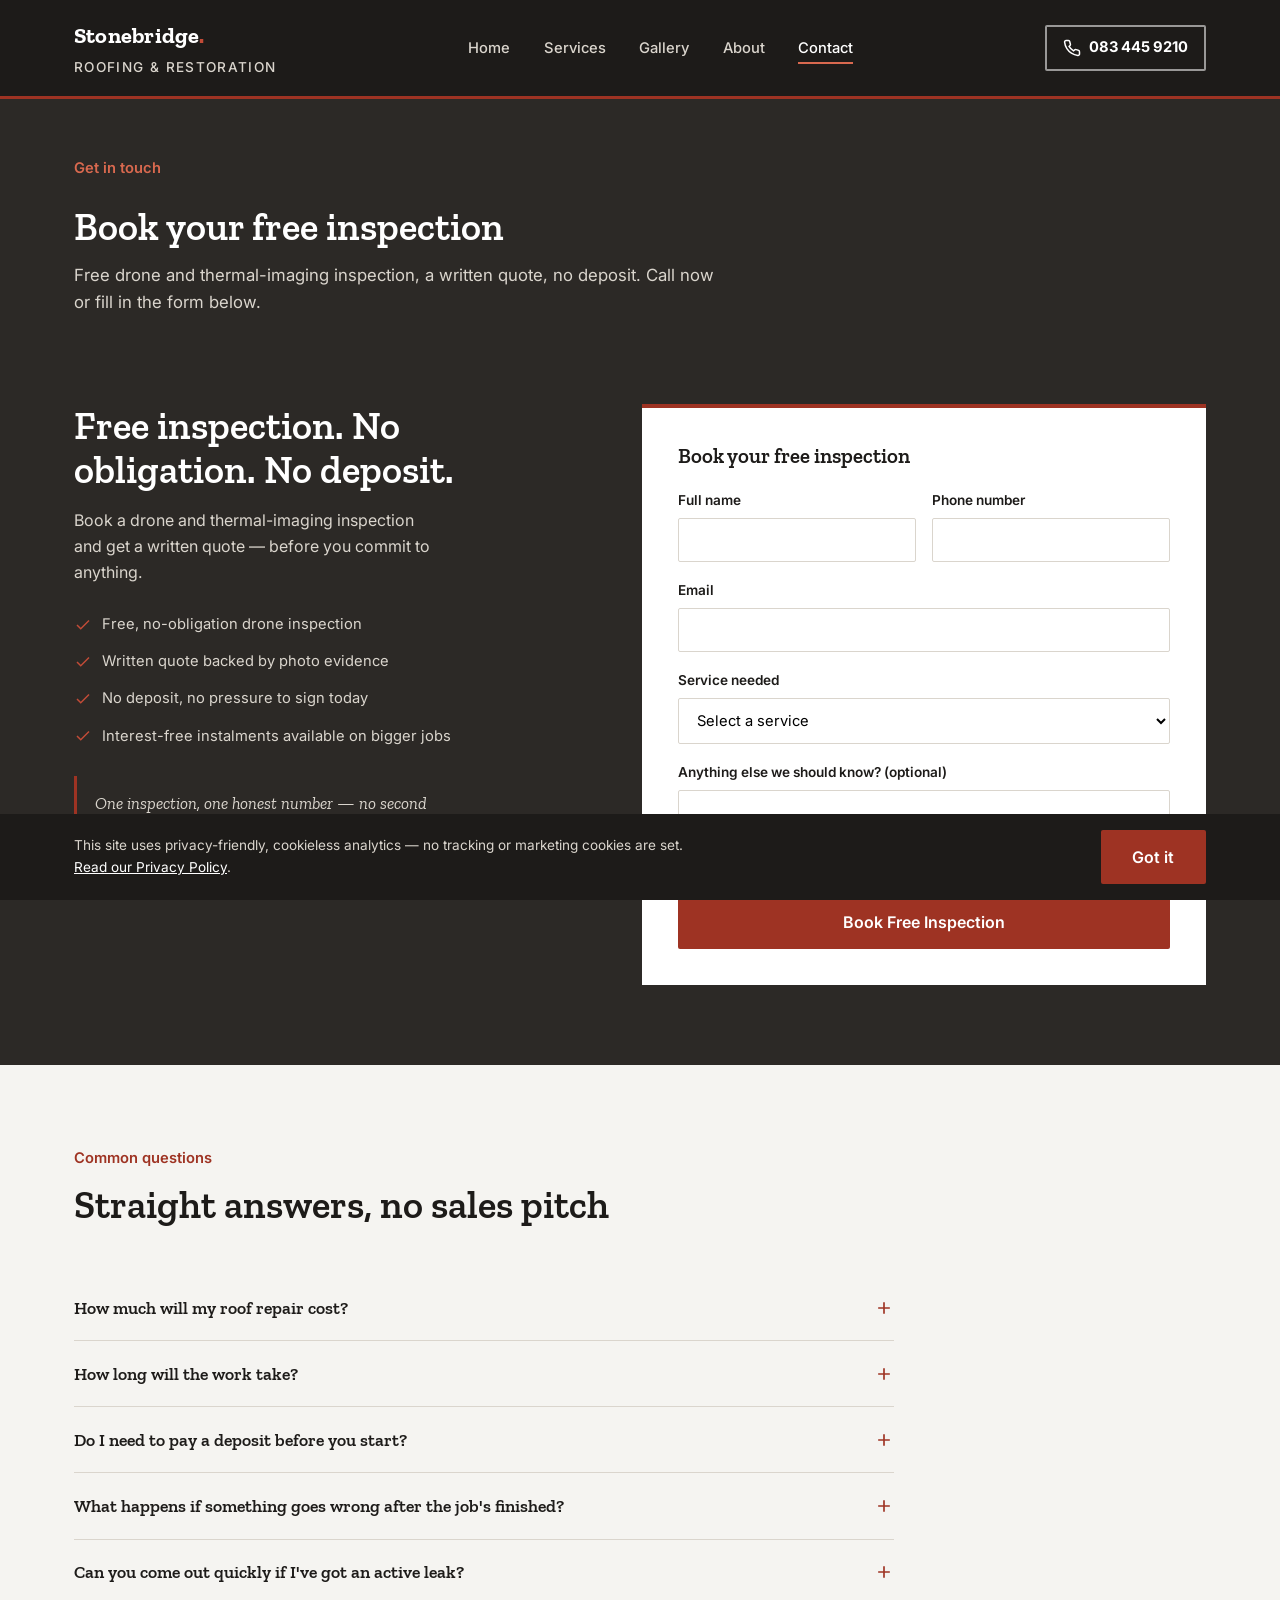
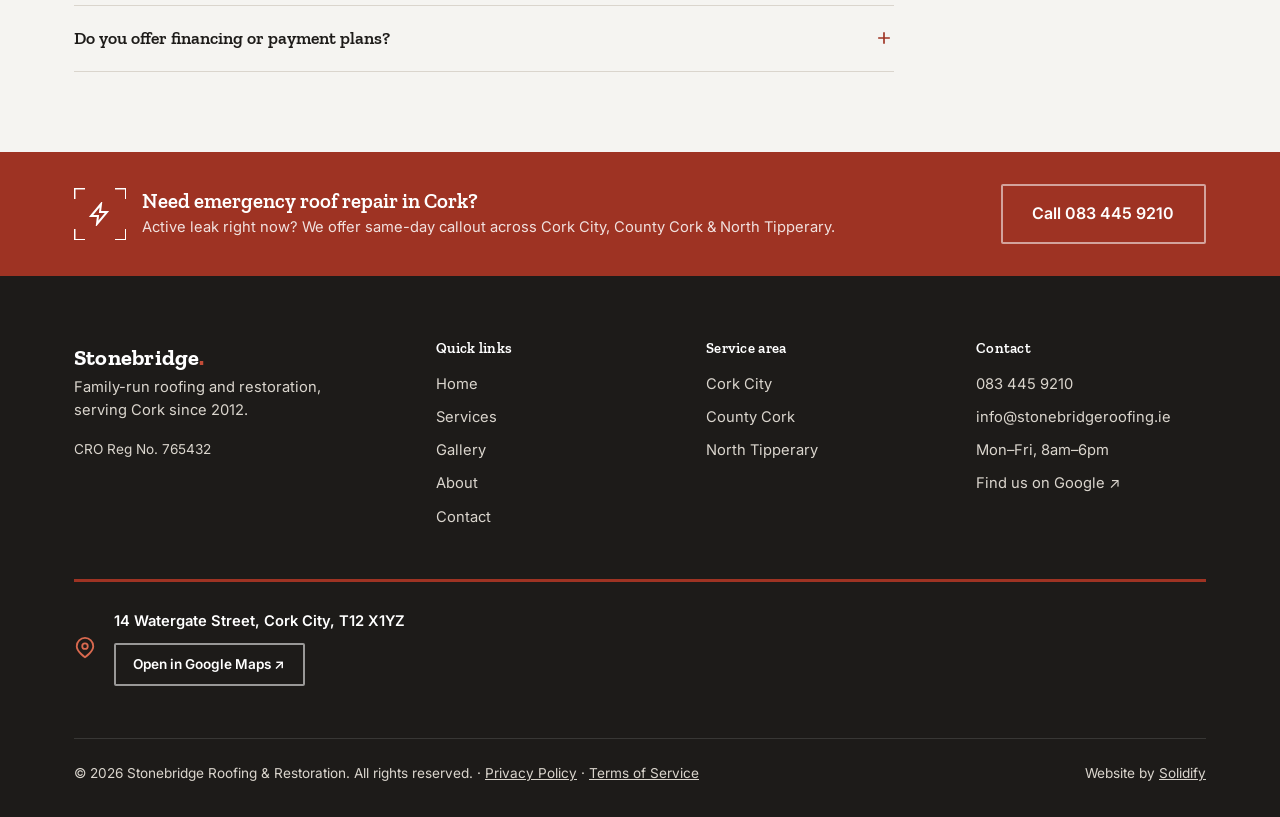
<file: contact.html>
<!DOCTYPE html>
<html lang="en">
<head>
<meta charset="UTF-8">
<meta name="viewport" content="width=device-width, initial-scale=1.0">
<title>Contact Stonebridge Roofing & Restoration | Free Inspection Cork</title>
<meta name="description" content="Book a free drone and thermal-imaging inspection. No deposit, no obligation. Call 083 445 9210 or fill in the form — Cork City, County Cork & North Tipperary.">
<link rel="canonical" href="https://stonebridgeroofing.ie/contact.html">
<link rel="icon" type="image/svg+xml" href="data:image/svg+xml,%3Csvg xmlns='http://www.w3.org/2000/svg' viewBox='0 0 24 24'%3E%3Cpath fill='%239E3323' d='M12 2 2 10h3v10h4v-6h6v6h4V10h3z'/%3E%3C/svg%3E">
<meta property="og:type" content="website">
<meta property="og:site_name" content="Stonebridge Roofing &amp; Restoration">
<meta property="og:title" content="Contact Stonebridge Roofing & Restoration | Free Inspection Cork">
<meta property="og:description" content="Book a free drone and thermal-imaging inspection. No deposit, no obligation. Call 083 445 9210 or fill in the form — Cork City, County Cork & North Tipperary.">
<meta property="og:url" content="https://stonebridgeroofing.ie/contact.html">
<meta property="og:image" content="https://images.unsplash.com/photo-1742248901081-7790b84a4f25?w=1200&h=630&fit=crop&q=80&auto=format">
<meta property="og:image:width" content="1200">
<meta property="og:image:height" content="630">
<meta name="twitter:card" content="summary_large_image">
<meta name="twitter:title" content="Contact Stonebridge Roofing & Restoration | Free Inspection Cork">
<meta name="twitter:description" content="Book a free drone and thermal-imaging inspection. No deposit, no obligation. Call 083 445 9210 or fill in the form — Cork City, County Cork & North Tipperary.">
<meta name="twitter:image" content="https://images.unsplash.com/photo-1742248901081-7790b84a4f25?w=1200&h=630&fit=crop&q=80&auto=format">
<!-- Cloudflare Web Analytics -->
<script defer src='https://static.cloudflareinsights.com/beacon.min.js' data-cf-beacon='{"token": "a3f9c1e7b2d84f6a9c0e5b71d3f8a2c4"}'></script>
<!-- Cosmetic token only — not a real Cloudflare Analytics account. Swap in the real one if this is ever actually deployed. -->
<script type="application/ld+json">
{
  "@context": "https://schema.org",
  "@type": "RoofingContractor",
  "name": "Stonebridge Roofing & Restoration",
  "telephone": "+353834459210",
  "email": "info@stonebridgeroofing.ie",
  "address": {
    "@type": "PostalAddress",
    "streetAddress": "14 Watergate Street",
    "addressLocality": "Cork City",
    "postalCode": "T12 X1YZ",
    "addressCountry": "IE"
  },
  "geo": {
    "@type": "GeoCoordinates",
    "latitude": 51.8985,
    "longitude": -8.4756
  },
  "image": "https://images.unsplash.com/photo-1705579612181-faf45962cfcb?w=1200&h=800&fit=crop&q=80&auto=format",
  "sameAs": ["https://www.google.com/maps/search/?api=1&query=Stonebridge+Roofing+%26+Restoration+Cork"],
  "areaServed": ["Cork City", "County Cork", "North Tipperary"],
  "hasOfferCatalog": {
    "@type": "OfferCatalog",
    "name": "Roofing Services",
    "itemListElement": [
      {"@type": "Offer", "itemOffered": {"@type": "Service", "name": "Full roof replacement"}},
      {"@type": "Offer", "itemOffered": {"@type": "Service", "name": "Roof repairs"}},
      {"@type": "Offer", "itemOffered": {"@type": "Service", "name": "Flat roof repair"}},
      {"@type": "Offer", "itemOffered": {"@type": "Service", "name": "Free drone & thermal inspection"}},
      {"@type": "Offer", "itemOffered": {"@type": "Service", "name": "Chimney repointing & flashing"}},
      {"@type": "Offer", "itemOffered": {"@type": "Service", "name": "Roof cleaning & moss treatment"}},
      {"@type": "Offer", "itemOffered": {"@type": "Service", "name": "Gutter clearing & repair"}},
      {"@type": "Offer", "itemOffered": {"@type": "Service", "name": "Roof decommissioning"}},
      {"@type": "Offer", "itemOffered": {"@type": "Service", "name": "Small commercial roofing"}},
      {"@type": "Offer", "itemOffered": {"@type": "Service", "name": "Emergency roof repair"}}
    ]
  },
  "aggregateRating": {
    "@type": "AggregateRating",
    "ratingValue": "4.9",
    "reviewCount": "52"
  },
  "review": [
    {
      "@type": "Review",
      "author": {"@type": "Person", "name": "Niamh K."},
      "reviewRating": {"@type": "Rating", "ratingValue": "5"},
      "reviewBody": "Had a leak mid-storm and they were out within the day. No mess, no drama, and the drone photos showed us exactly what was wrong."
    },
    {
      "@type": "Review",
      "author": {"@type": "Person", "name": "Tomás Ó Riain"},
      "reviewRating": {"@type": "Rating", "ratingValue": "5"},
      "reviewBody": "Quoted us before touching a single tile, no deposit until the job was actually done."
    },
    {
      "@type": "Review",
      "author": {"@type": "Person", "name": "The Deasy family"},
      "reviewRating": {"@type": "Rating", "ratingValue": "5"},
      "reviewBody": "Twenty-year guarantee in writing sold us. Eighteen months on, still exactly as promised."
    }
  ],
  "openingHoursSpecification": {
    "@type": "OpeningHoursSpecification",
    "dayOfWeek": ["Monday","Tuesday","Wednesday","Thursday","Friday"],
    "opens": "08:00",
    "closes": "18:00"
  },
  "url": "https://stonebridgeroofing.ie"
}
</script>
<!-- Street address is placeholder data, invented for schema testing — replace before launch -->
<script type="application/ld+json">
{
  "@context": "https://schema.org",
  "@type": "FAQPage",
  "mainEntity": [
    {"@type": "Question", "name": "How much will my roof repair cost?", "acceptedAnswer": {"@type": "Answer", "text": "We don't quote blind. Every job starts with a free drone and thermal-imaging inspection, so you get a written quote backed by photo evidence, not a guess over the phone."}},
    {"@type": "Question", "name": "How long will the work take?", "acceptedAnswer": {"@type": "Answer", "text": "Depends on the job. We give you a timeline before any work starts, once the inspection's done and you've approved the quote."}},
    {"@type": "Question", "name": "Do I need to pay a deposit before you start?", "acceptedAnswer": {"@type": "Answer", "text": "No. We don't take upfront deposits."}},
    {"@type": "Question", "name": "What happens if something goes wrong after the job's finished?", "acceptedAnswer": {"@type": "Answer", "text": "Every job is covered by a 20-year workmanship guarantee, in writing."}},
    {"@type": "Question", "name": "Can you come out quickly if I've got an active leak?", "acceptedAnswer": {"@type": "Answer", "text": "Yes \u2014 we offer emergency roof repair with same-day callout for active leaks across Cork City, County Cork, and North Tipperary."}},
    {"@type": "Question", "name": "Do you offer financing or payment plans?", "acceptedAnswer": {"@type": "Answer", "text": "Yes \u2014 for bigger jobs we can split the balance into interest-free instalments once the work's signed off. Ask us when we quote."}}
  ]
}
</script>
<!-- FAQPage schema: no visible rich-result snippet since Google's May 2026 deprecation, kept for LLM/AI-search ingestion -->
<link rel="preconnect" href="https://fonts.googleapis.com">
<link rel="preconnect" href="https://fonts.gstatic.com" crossorigin>
<link href="https://fonts.googleapis.com/css2?family=Zilla+Slab:wght@500;600;700&family=Inter:wght@400;500;600;700&display=swap" rel="stylesheet">
<link rel="stylesheet" href="styles.css">
</head>
<body>
<a href="#main-content" class="skip-link">Skip to main content</a>

<header class="site-header">
  <div class="container">
    <a href="index.html" class="logo">Stonebridge<em>.</em><small>ROOFING &amp; RESTORATION</small></a>
    <nav class="main-nav" id="mainNav">
      <ul>
        <li><a href="index.html">Home</a></li>
        <li><a href="services.html">Services</a></li>
        <li><a href="gallery.html">Gallery</a></li>
        <li><a href="about.html">About</a></li>
        <li class="active"><a href="contact.html">Contact</a></li>
      </ul>
    </nav>
    <div class="header-right">
      <a href="tel:+353834459210" class="header-phone">
        <svg width="18" height="18" viewBox="0 0 24 24" fill="none" stroke="currentColor" stroke-width="2"><path d="M22 16.92v3a2 2 0 0 1-2.18 2 19.79 19.79 0 0 1-8.63-3.07 19.5 19.5 0 0 1-6-6 19.79 19.79 0 0 1-3.07-8.67A2 2 0 0 1 4.11 2h3a2 2 0 0 1 2 1.72c.127.96.361 1.903.7 2.81a2 2 0 0 1-.45 2.11L8.09 9.91a16 16 0 0 0 6 6l1.27-1.27a2 2 0 0 1 2.11-.45c.907.339 1.85.573 2.81.7A2 2 0 0 1 22 16.92z"/></svg>
        083 445 9210
      </a>
      <button class="nav-toggle" id="navToggle" aria-label="Toggle menu" aria-expanded="false" aria-controls="mainNav">
        <svg viewBox="0 0 24 24" fill="none" stroke="currentColor" stroke-width="2"><line x1="3" y1="6" x2="21" y2="6"/><line x1="3" y1="12" x2="21" y2="12"/><line x1="3" y1="18" x2="21" y2="18"/></svg>
      </button>
    </div>
  </div>
</header>

<main id="main-content">
<section class="page-intro on-dark">
  <div class="container">
    <span class="eyebrow">Get in touch</span>
    <h1>Book your free inspection</h1>
    <p>Free drone and thermal-imaging inspection, a written quote, no deposit. Call now or fill in the form below.</p>
  </div>
</section>

<section class="cta-section">
  <div class="container cta-grid">
    <div class="cta-copy">
      <h2>Free inspection. No obligation. No deposit.</h2>
      <p>Book a drone and thermal-imaging inspection and get a written quote — before you commit to anything.</p>
      <ul class="cta-checklist">
        <li><svg width="18" height="18" viewBox="0 0 24 24" fill="none" stroke="currentColor" stroke-width="2"><path d="M20 6 9 17l-5-5"/></svg>Free, no-obligation drone inspection</li>
        <li><svg width="18" height="18" viewBox="0 0 24 24" fill="none" stroke="currentColor" stroke-width="2"><path d="M20 6 9 17l-5-5"/></svg>Written quote backed by photo evidence</li>
        <li><svg width="18" height="18" viewBox="0 0 24 24" fill="none" stroke="currentColor" stroke-width="2"><path d="M20 6 9 17l-5-5"/></svg>No deposit, no pressure to sign today</li>
        <li><svg width="18" height="18" viewBox="0 0 24 24" fill="none" stroke="currentColor" stroke-width="2"><path d="M20 6 9 17l-5-5"/></svg>Interest-free instalments available on bigger jobs</li>
      </ul>
      <p class="trust-quote" style="margin-top:1.75rem;">One inspection, one honest number — no second quote needed.</p>
    </div>
    <div>
      <!-- Wired to Web3Forms (https://web3forms.com). The access key below is
           meant to be embedded client-side per Web3Forms' own model — it's
           not a secret the way a server-side API key would be. -->
      <form class="lead-form" id="quoteForm" action="https://api.web3forms.com/submit" method="POST" novalidate>
        <input type="hidden" name="access_key" value="7d8f69f2-0001-4c67-932e-45c35cf12907">
        <input type="hidden" name="subject" value="New inspection request from stonebridgeroofing.ie">
        <input type="hidden" name="from_name" value="Stonebridge Roofing website">
        <input type="checkbox" name="botcheck" class="hidden-field" style="display:none;" tabindex="-1" autocomplete="off">
        <h3>Book your free inspection</h3>
        <div class="form-row">
          <div class="form-group">
            <label for="fname">Full name</label>
            <input type="text" id="fname" name="fname" required>
            <span class="form-error">Please enter your name.</span>
          </div>
          <div class="form-group">
            <label for="fphone">Phone number</label>
            <input type="tel" id="fphone" name="fphone" required>
            <span class="form-error">Please enter a phone number.</span>
          </div>
        </div>
        <div class="form-group">
          <label for="femail">Email</label>
          <input type="email" id="femail" name="femail" required>
          <span class="form-error">Please enter a valid email.</span>
        </div>
        <div class="form-group">
          <label for="fservice">Service needed</label>
          <select id="fservice" name="fservice" required>
            <option value="">Select a service</option>
            <option>Roof repair</option>
            <option>Full roof replacement</option>
            <option>Flat roof repair</option>
            <option>Chimney repointing</option>
            <option>Gutter clearing</option>
            <option>Free inspection only</option>
            <option>Other</option>
          </select>
          <span class="form-error">Please select a service.</span>
        </div>
        <div class="form-group">
          <label for="fmessage">Anything else we should know? (optional)</label>
          <textarea id="fmessage" name="fmessage" rows="3"></textarea>
        </div>
        <button type="submit" class="btn btn-primary btn-block" id="submitBtn">Book Free Inspection</button>

        <div class="form-success" id="formSuccess">
          <svg width="40" height="40" viewBox="0 0 24 24" fill="none" stroke="currentColor" stroke-width="2"><circle cx="12" cy="12" r="10"/><path d="M9 12l2 2 4-4"/></svg>
          <h3>Request received</h3>
          <p>We'll call you back to book your free inspection shortly.</p>
        </div>
      </form>
    </div>
  </div>
</section>

<section id="faq" class="section-alt">
  <div class="container">
    <div class="section-head">
      <span class="eyebrow">Common questions</span>
      <h2>Straight answers, no sales pitch</h2>
    </div>
    <div class="faq-list">
      <div class="faq-item">
        <button class="faq-q"><span>How much will my roof repair cost?</span><svg width="20" height="20" viewBox="0 0 24 24" fill="none" stroke="currentColor" stroke-width="2"><path d="M12 5v14M5 12h14"/></svg></button>
        <div class="faq-a"><p>We don't quote blind. Every job starts with a free drone and thermal-imaging inspection, so you get a written quote backed by photo evidence, not a guess over the phone.</p></div>
      </div>
      <div class="faq-item">
        <button class="faq-q"><span>How long will the work take?</span><svg width="20" height="20" viewBox="0 0 24 24" fill="none" stroke="currentColor" stroke-width="2"><path d="M12 5v14M5 12h14"/></svg></button>
        <div class="faq-a"><p>Depends on the job. We give you a timeline before any work starts, once the inspection's done and you've approved the quote.</p></div>
      </div>
      <div class="faq-item">
        <button class="faq-q"><span>Do I need to pay a deposit before you start?</span><svg width="20" height="20" viewBox="0 0 24 24" fill="none" stroke="currentColor" stroke-width="2"><path d="M12 5v14M5 12h14"/></svg></button>
        <div class="faq-a"><p>No. We don't take upfront deposits.</p></div>
      </div>
      <div class="faq-item">
        <button class="faq-q"><span>What happens if something goes wrong after the job's finished?</span><svg width="20" height="20" viewBox="0 0 24 24" fill="none" stroke="currentColor" stroke-width="2"><path d="M12 5v14M5 12h14"/></svg></button>
        <div class="faq-a"><p>Every job is covered by a 20-year workmanship guarantee, in writing.</p></div>
      </div>
      <div class="faq-item">
        <button class="faq-q"><span>Can you come out quickly if I've got an active leak?</span><svg width="20" height="20" viewBox="0 0 24 24" fill="none" stroke="currentColor" stroke-width="2"><path d="M12 5v14M5 12h14"/></svg></button>
        <div class="faq-a"><p>Yes — we offer emergency roof repair with same-day callout for active leaks across Cork City, County Cork, and North Tipperary.</p></div>
      </div>
      <div class="faq-item">
        <button class="faq-q"><span>Do you offer financing or payment plans?</span><svg width="20" height="20" viewBox="0 0 24 24" fill="none" stroke="currentColor" stroke-width="2"><path d="M12 5v14M5 12h14"/></svg></button>
        <div class="faq-a"><p>Yes — for bigger jobs we can split the balance into interest-free instalments once the work's signed off. Ask us when we quote.</p></div>
      </div>
    </div>
  </div>
</section>

<div class="emergency-band">
  <div class="container emergency-inner">
    <div class="emergency-copy">
      <div class="icon-badge"><svg viewBox="0 0 24 24" fill="none" stroke="currentColor" stroke-width="2"><path d="M13 2 3 14h7l-1 8 10-12h-7l1-8z"/></svg></div>
      <div>
        <h3>Need emergency roof repair in Cork?</h3>
        <p>Active leak right now? We offer same-day callout across Cork City, County Cork &amp; North Tipperary.</p>
      </div>
    </div>
    <a href="tel:+353834459210" class="btn btn-outline-light">Call 083 445 9210</a>
  </div>
</div>
</main>

<footer class="site-footer">
  <div class="container">
    <div class="footer-grid">
      <div class="footer-brand">
        <a href="index.html" class="logo">Stonebridge<em>.</em></a>
        <p>Family-run roofing and restoration, serving Cork since 2012.</p>
        <p style="font-size:var(--text-xs);">CRO Reg No. 765432</p>
      </div>
      <div>
        <h4>Quick links</h4>
        <ul>
          <li><a href="index.html">Home</a></li>
          <li><a href="services.html">Services</a></li>
          <li><a href="gallery.html">Gallery</a></li>
          <li><a href="about.html">About</a></li>
          <li><a href="contact.html">Contact</a></li>
        </ul>
      </div>
      <div>
        <h4>Service area</h4>
        <ul>
          <li>Cork City</li>
          <li>County Cork</li>
          <li>North Tipperary</li>
        </ul>
      </div>
      <div>
        <h4>Contact</h4>
        <ul>
          <li><a href="tel:+353834459210">083 445 9210</a></li>
          <li><a href="mailto:info@stonebridgeroofing.ie">info@stonebridgeroofing.ie</a></li>
          <li>Mon&ndash;Fri, 8am&ndash;6pm</li>
          <li><a href="https://www.google.com/maps/search/?api=1&query=Stonebridge+Roofing+%26+Restoration+Cork" target="_blank" rel="noopener">Find us on Google &#8599;</a></li>
        </ul>
      </div>
    </div>

    <div class="footer-map-card">
      <svg width="22" height="22" viewBox="0 0 24 24" fill="none" stroke="currentColor" stroke-width="2"><path d="M21 10c0 6-9 12-9 12s-9-6-9-12a9 9 0 0 1 18 0z"/><circle cx="12" cy="10" r="3"/></svg>
      <div>
        <address>14 Watergate Street, Cork City, T12 X1YZ</address>
        <a href="https://www.google.com/maps/search/?api=1&query=Stonebridge+Roofing+%26+Restoration+Cork" target="_blank" rel="noopener" class="btn btn-outline-light">Open in Google Maps &#8599;</a>
      </div>
    </div>

    <div class="footer-bottom">
      <span>&copy; 2026 Stonebridge Roofing &amp; Restoration. All rights reserved. &middot; <a href="privacy.html">Privacy Policy</a> &middot; <a href="terms.html">Terms of Service</a></span>
      <span>Website by <a href="https://solidify.ie" target="_blank" rel="noopener">Solidify</a></span>
    </div>
  </div>
</footer>

<div class="mobile-call-bar">
  <a href="tel:+353834459210"><svg viewBox="0 0 24 24" fill="none" stroke="currentColor" stroke-width="2"><path d="M22 16.92v3a2 2 0 0 1-2.18 2 19.79 19.79 0 0 1-8.63-3.07 19.5 19.5 0 0 1-6-6 19.79 19.79 0 0 1-3.07-8.67A2 2 0 0 1 4.11 2h3a2 2 0 0 1 2 1.72c.127.96.361 1.903.7 2.81a2 2 0 0 1-.45 2.11L8.09 9.91a16 16 0 0 0 6 6l1.27-1.27a2 2 0 0 1 2.11-.45c.907.339 1.85.573 2.81.7A2 2 0 0 1 22 16.92z"/></svg>Call Now</a>
  <a href="contact.html"><svg viewBox="0 0 24 24" fill="none" stroke="currentColor" stroke-width="2"><path d="M5 12h14M12 5l7 7-7 7"/></svg>Book Free Inspection</a>
</div>

<div class="cookie-notice" id="cookieNotice">
  <div class="container cookie-notice-inner">
    <p>This site uses privacy-friendly, cookieless analytics — no tracking or marketing cookies are set. <a href="privacy.html">Read our Privacy Policy</a>.</p>
    <button id="cookieDismiss" class="btn btn-primary">Got it</button>
  </div>
</div>

<script src="script.js" defer></script>

</body>
</html>
</file>
<file: styles.css>
:root{
  --brick:#9E3323;
  --brick-dark:#7C2A1D;
  --brick-light:#C24B37;
  --ink:#1D1B19;
  --ink-soft:#2C2926;
  --slate:#57534D;
  --stone:#DAD5CD;
  --paper:#FFFFFF;
  --paper-deep:#F5F4F1;
  --blush:#EFDAD2;
  --white:#FFFFFF;
  --ghost:#857863;
  --brick-ondark:#D9694F;
  --radius:2px;

  /* Type scale — captions/body run .7rem to 1.2rem in fixed steps; h2/h1
     and the decorative counters sit above it as display sizes. */
  --text-2xs:.7rem;    /* micro tags/overlays (photo tags) */
  --text-xs:.85rem;    /* captions, meta, labels, small print */
  --text-sm:.92rem;    /* secondary body copy, nav, footer */
  --text-base:1rem;    /* default body copy, small headings */
  --text-md:1.05rem;   /* lead-ins and pull-quotes under a heading */
  --text-lg:1.1rem;    /* compact h3s (repeated grid items) */
  --text-xl:1.2rem;    /* hero intro paragraph */
  --text-2xl:1.3rem;   /* h3s inside a highlighted panel/callout */
  --text-3xl:1.4rem;   /* primary h3s (feature rows), logo */
  --text-display:2rem; /* large decorative numerals/stats */
  --text-h2:clamp(1.75rem,3vw,2.4rem);
  --text-h1:clamp(2.3rem,5vw,3.6rem);
}
.skip-link{position:absolute;left:-999px;top:auto;background:var(--brick);color:var(--white);padding:.9rem 1.4rem;z-index:200;font-weight:600;border-radius:0 0 var(--radius) 0;}
.skip-link:focus{left:0;top:0;}
*{box-sizing:border-box;margin:0;padding:0;}
html{scroll-behavior:smooth;}
body{font-family:'Inter',sans-serif;color:var(--ink);background:var(--paper);line-height:1.6;-webkit-font-smoothing:antialiased;}
h1,h2,h3,h4{font-family:'Zilla Slab',serif;line-height:1.15;font-weight:600;color:var(--ink);}
a{color:inherit;text-decoration:none;}
img{max-width:100%;display:block;}
button{font-family:inherit;cursor:pointer;background:none;border:none;color:inherit;}
ul{list-style:none;}
.container{max-width:1180px;margin:0 auto;padding:0 1.5rem;}
section{padding:5rem 0;}
.section-alt{background:var(--paper-deep);}
.eyebrow{display:inline-block;color:var(--brick);font-weight:600;font-size:var(--text-sm);margin-bottom:.75rem;}
.section-head{max-width:640px;margin-bottom:3rem;}
.section-head h2{font-size:var(--text-h2);margin-bottom:.85rem;}
.section-head p{color:var(--slate);font-size:var(--text-md);}
:focus-visible{outline:3px solid var(--brick-light);outline-offset:2px;}
@media (prefers-reduced-motion: reduce){*{animation:none !important;transition:none !important;scroll-behavior:auto !important;}}

/* Buttons */
.btn{display:inline-flex;align-items:center;gap:.6rem;padding:.95rem 1.85rem;font-weight:600;font-size:var(--text-base);border:2px solid transparent;border-radius:var(--radius);transition:background-color .15s ease,color .15s ease,border-color .15s ease;}
.btn-primary{background:var(--brick);color:var(--white);}
.btn-primary:hover{background:var(--brick-dark);}
.btn-outline{border-color:var(--ink);color:var(--ink);}
.btn-outline:hover{background:var(--ink);color:var(--white);}
.btn-outline-light{border-color:rgba(255,255,255,.55);color:var(--white);}
.btn-outline-light:hover{background:var(--white);color:var(--ink);}
.btn-block{width:100%;justify-content:center;}

/* Header */
.site-header{position:sticky;top:0;z-index:50;background:var(--ink);color:var(--white);border-bottom:3px solid var(--brick);}
.site-header .container{display:flex;align-items:center;justify-content:space-between;padding-block:1.1rem;position:relative;}
.logo{font-family:'Zilla Slab',serif;font-weight:700;font-size:var(--text-3xl);color:var(--white);letter-spacing:.01em;}
.logo em{font-style:normal;color:var(--brick-light);}
.logo small{display:block;font-family:'Inter',sans-serif;font-weight:500;font-size:var(--text-xs);letter-spacing:.1em;color:var(--stone);margin-top:.2rem;}
.main-nav ul{display:flex;gap:2.1rem;}
.main-nav a{font-weight:500;font-size:var(--text-sm);color:var(--stone);}
.main-nav a:hover{color:var(--white);}
.main-nav li.active a{color:var(--white);position:relative;}
.main-nav li.active a::after{content:"";position:absolute;left:0;right:0;bottom:-.4rem;height:2px;background:var(--brick-ondark);}
.header-right{display:flex;align-items:center;gap:1.5rem;}
.header-phone{font-weight:700;color:var(--white);font-size:var(--text-sm);display:flex;align-items:center;gap:.5rem;white-space:nowrap;padding:.55rem 1rem;border:2px solid rgba(255,255,255,.55);border-radius:var(--radius);transition:background-color .15s ease,color .15s ease,border-color .15s ease;}
.header-phone:hover{background:var(--white);color:var(--ink);}
.header-phone svg{flex-shrink:0;}
.nav-toggle{display:none;padding:.4rem;}
.nav-toggle svg{width:26px;height:26px;}
@media (max-width:900px){
  .main-nav{display:none;position:absolute;top:100%;left:0;right:0;background:var(--ink);flex-direction:column;padding:1.25rem 1.5rem;border-top:1px solid rgba(255,255,255,.1);}
  .main-nav.open{display:flex;}
  .main-nav ul{flex-direction:column;gap:1.1rem;}
  .nav-toggle{display:block;}
}


/* Hero — full-bleed, centered. Real <img> (not CSS background) so it's discovered early and preloaded as LCP */
.hero{position:relative;height:100vh;height:100svh;min-height:560px;display:flex;align-items:center;color:var(--white);padding:6rem 0 2.5rem;overflow:hidden;}
.hero-bg{position:absolute;inset:0;width:100%;height:100%;object-fit:cover;z-index:0;}
.hero::before{content:"";position:absolute;inset:0;background:linear-gradient(180deg,rgba(29,27,25,.52) 0%,rgba(29,27,25,.8) 100%);z-index:1;}
.hero-inner{position:relative;z-index:2;max-width:760px;margin:0 auto;text-align:center;}
.hero-tag{display:inline-flex;align-items:center;gap:.5rem;background:var(--brick);color:var(--white);font-weight:600;font-size:var(--text-xs);padding:.4rem .9rem;border-radius:var(--radius);margin-bottom:1.1rem;}
.hero h1{font-size:var(--text-h1);margin-bottom:1rem;color:var(--white);}
.hero p.lead{font-size:var(--text-xl);color:var(--stone);max-width:52ch;margin:0 auto 1.5rem;}
.hero-cta{display:flex;gap:1rem;flex-wrap:wrap;justify-content:center;margin-bottom:1.5rem;}
.hero-trust{display:flex;flex-wrap:wrap;gap:1.75rem;font-size:var(--text-sm);color:var(--stone);border-top:1px solid rgba(255,255,255,.18);padding-top:1.25rem;justify-content:center;}
.hero-trust li{display:flex;align-items:center;gap:.5rem;}
.hero-trust svg{flex-shrink:0;color:var(--brick-light);}
@media (max-height:700px){
  .hero{padding:5rem 0 1.75rem;}
  .hero-trust{display:none;}
}
@media (max-width:640px){.hero{padding:7rem 0 3rem;}}

/* Credibility stats */
.stats{background:var(--ink);color:var(--white);padding:2.75rem 0;}
.stats-grid{display:grid;grid-template-columns:repeat(4,1fr);gap:2rem;}
.stat-item{border-left:3px solid var(--brick);padding-left:1.1rem;}
.stat-item .num{font-family:'Zilla Slab',serif;font-size:var(--text-display);font-weight:700;display:block;color:var(--white);}
.stat-item .label{color:var(--stone);font-size:var(--text-sm);}
@media (max-width:880px){.stats-grid{grid-template-columns:repeat(2,1fr);row-gap:1.75rem;}}

/* Icon frame — viewfinder corner brackets instead of a solid chip, echoes "photo evidence" positioning */
.icon-badge{
  width:52px;height:52px;display:flex;align-items:center;justify-content:center;
  color:var(--brick);flex-shrink:0;position:relative;
  background-image:
    linear-gradient(var(--brick-light),var(--brick-light)),linear-gradient(var(--brick-light),var(--brick-light)),
    linear-gradient(var(--brick-light),var(--brick-light)),linear-gradient(var(--brick-light),var(--brick-light)),
    linear-gradient(var(--brick-light),var(--brick-light)),linear-gradient(var(--brick-light),var(--brick-light)),
    linear-gradient(var(--brick-light),var(--brick-light)),linear-gradient(var(--brick-light),var(--brick-light));
  background-repeat:no-repeat;
  background-size:11px 1.5px,1.5px 11px,11px 1.5px,1.5px 11px,11px 1.5px,1.5px 11px,11px 1.5px,1.5px 11px;
  background-position:top 0 left 0,top 0 left 0,top 0 right 0,top 0 right 0,bottom 0 left 0,bottom 0 left 0,bottom 0 right 0,bottom 0 right 0;
}
.icon-badge svg{width:24px;height:24px;position:relative;}
.icon-badge.sm{width:30px;height:30px;}
.icon-badge.sm svg{width:16px;height:16px;}
.credentials-strip{background:var(--paper-deep);padding:1.1rem 0;border-bottom:1px solid var(--stone);}
.credentials-row{display:flex;justify-content:center;flex-wrap:wrap;gap:2.25rem 2.75rem;}
.credential{display:flex;align-items:center;gap:.65rem;font-size:var(--text-xs);font-weight:600;color:var(--slate);}

/* Services — featured photo rows + compact list, numbered like inspection-log entries, no card grid */
#services .container{counter-reset:svcnum;}
.featured-services{display:flex;flex-direction:column;margin-bottom:3rem;}
.feature-row{counter-increment:svcnum;display:grid;grid-template-columns:1fr 1fr;gap:3rem;align-items:center;padding:2.4rem 0;border-bottom:1px solid var(--stone);}
.feature-row:first-child{padding-top:0;}
.feature-row.reverse .feature-media{order:2;}
.feature-row.reverse .feature-copy{order:1;}
.feature-media img{width:100%;height:300px;object-fit:cover;}
.feature-copy::before{content:counter(svcnum,decimal-leading-zero);display:block;font-family:'Zilla Slab',serif;font-weight:700;font-size:var(--text-xs);letter-spacing:.2em;color:var(--brick-light);margin-bottom:.7rem;}
.feature-copy .icon-badge{margin-bottom:1.1rem;}
/* Heading tier for the 4 major feature rows — h2, since these sit
   directly under the page's own h1 (page-intro) on the Services page,
   not under a h2 section-head like the old single-page layout. */
.feature-copy h2{font-size:var(--text-3xl);margin-bottom:.6rem;}
.feature-copy p{color:var(--slate);}
@media (max-width:840px){.feature-row{grid-template-columns:1fr;gap:1.5rem;}.feature-row.reverse .feature-media{order:1;}.feature-row.reverse .feature-copy{order:2;}}

.service-list-title{margin:0 0 .5rem;font-size:var(--text-lg);color:var(--slate);font-weight:600;}
.service-list{border-top:1px solid var(--stone);border-bottom:1px solid var(--stone);}
.service-list-item{counter-increment:svcnum;display:flex;align-items:flex-start;gap:1.1rem;padding:1.35rem 0 1.35rem 2.6rem;position:relative;}
.service-list-item:not(:last-child){border-bottom:1px solid var(--stone);}
.service-list-item::before{content:counter(svcnum,decimal-leading-zero);position:absolute;left:0;top:1.5rem;font-family:'Zilla Slab',serif;font-weight:700;font-size:var(--text-2xl);color:var(--ghost);line-height:1;}
.service-list-item .icon-badge{width:44px;height:44px;}
.service-list-item .icon-badge svg{width:22px;height:22px;}
.service-list-item h3{font-size:var(--text-base);margin-bottom:.2rem;}
.service-list-item p{color:var(--slate);font-size:var(--text-sm);}

/* Trust — consolidated why-us + objection-killer, list beside a photo, numbered like a field log, no boxes */
.trust-grid{display:grid;grid-template-columns:.85fr 1.15fr;gap:3.5rem;align-items:center;}
.trust-media img{width:100%;height:440px;object-fit:cover;}
.trust-quote{font-family:'Zilla Slab',serif;font-style:italic;font-size:var(--text-md);color:var(--ink);border-left:3px solid var(--brick);padding:.9rem 0 .9rem 1.1rem;margin-top:1.25rem;}
.trust-quote span{display:block;font-family:'Inter',sans-serif;font-style:normal;font-weight:600;font-size:var(--text-xs);color:var(--slate);margin-top:.5rem;}
.trust-list{counter-reset:trustnum;border-top:1px solid var(--stone);border-bottom:1px solid var(--stone);}
.trust-item{counter-increment:trustnum;display:flex;gap:1.1rem;padding:1.25rem 0 1.25rem 2.6rem;position:relative;}
.trust-item:not(:last-child){border-bottom:1px solid var(--stone);}
.trust-item::before{content:counter(trustnum,decimal-leading-zero);position:absolute;left:0;top:1.4rem;font-family:'Zilla Slab',serif;font-weight:700;font-size:var(--text-2xl);color:var(--ghost);line-height:1;}
.trust-item .icon-badge{width:44px;height:44px;}
.trust-item .icon-badge svg{width:22px;height:22px;}
.trust-item h4{font-size:var(--text-base);margin-bottom:.25rem;}
.trust-item p{color:var(--slate);font-size:var(--text-sm);}
@media (max-width:840px){.trust-grid{grid-template-columns:1fr;}.trust-media img{height:260px;}}

/* Gallery — real photo real estate */
.gallery-grid{display:grid;grid-template-columns:repeat(2,1fr);gap:1.75rem;}
.gallery-item img{width:100%;height:280px;object-fit:cover;}
.gallery-caption{display:flex;justify-content:space-between;align-items:baseline;padding-top:.85rem;}
.gallery-caption h4{font-size:var(--text-base);}
.gallery-caption span{color:var(--slate);font-size:var(--text-xs);}
@media (max-width:700px){.gallery-grid{grid-template-columns:1fr;}}
.ba-grid{display:grid;grid-template-columns:1fr 1fr;gap:2.5rem;}
.ba-split{display:flex;gap:2px;height:280px;overflow:hidden;}
.ba-half{position:relative;flex:1;overflow:hidden;}
.ba-half img{width:100%;height:100%;object-fit:cover;display:block;}
.ba-tag{position:absolute;bottom:.6rem;left:.6rem;background:var(--ink);color:var(--white);font-size:var(--text-2xs);font-weight:700;letter-spacing:.08em;text-transform:uppercase;padding:.3rem .6rem;}
.ba-tag-after{background:var(--brick);}
@media (max-width:840px){.ba-grid{grid-template-columns:1fr;}}

/* Reviews — avatar/name/time header, styled to read as pulled reviews, no card boxes */
.review-row{display:grid;grid-template-columns:repeat(3,1fr);gap:2.75rem;}
.review-item{border-top:2px solid var(--stone);padding-top:1.5rem;}
.review-head{display:flex;align-items:center;gap:.75rem;margin-bottom:.9rem;}
.review-avatar{width:38px;height:38px;border-radius:50%;color:var(--white);display:flex;align-items:center;justify-content:center;font-family:'Zilla Slab',serif;font-weight:700;font-size:var(--text-base);flex-shrink:0;}
.review-who{display:flex;flex-direction:column;line-height:1.3;}
.review-name{font-weight:600;font-size:var(--text-sm);color:var(--ink);}
.review-meta{font-size:var(--text-xs);color:var(--slate);}
.review-item p{font-family:'Zilla Slab',serif;font-style:italic;font-size:var(--text-md);color:var(--ink);}
.review-stars{display:flex;gap:.2rem;color:var(--brick-light);margin-bottom:.7rem;}
.review-stars svg{width:15px;height:15px;}
@media (max-width:840px){.review-row{grid-template-columns:1fr;gap:2.5rem;}}

/* How it works — ruled ledger line instead of circle-and-connector stepper */
.process{background:var(--ink);color:var(--white);}
.process .section-head p{color:var(--stone);}
.process .section-head h2{color:var(--white);}
.process .section-head .eyebrow{color:var(--brick-ondark);}
.process-grid{display:grid;grid-template-columns:repeat(4,1fr);counter-reset:stepnum;gap:0;}
.process-step{counter-increment:stepnum;position:relative;padding:1.7rem 1.5rem 0 0;border-top:2px solid var(--slate);}
.process-step::before{content:counter(stepnum,decimal-leading-zero);display:block;font-family:'Zilla Slab',serif;font-weight:700;font-size:var(--text-display);color:var(--brick-light);margin-bottom:.6rem;}
/* h3 tier 3: compact, repeated inside a dense numbered grid */
.process-step h3{color:var(--white);font-size:var(--text-lg);margin-bottom:.5rem;}
.process-step p{color:var(--stone);font-size:var(--text-sm);}
@media (max-width:980px){.process-grid{grid-template-columns:repeat(2,1fr);row-gap:2.5rem;column-gap:2rem;}}
@media (max-width:560px){.process-grid{grid-template-columns:1fr;}}

/* FAQ accordion */
.faq-list{max-width:820px;}
.faq-item{border-bottom:1px solid var(--stone);}
.faq-q{width:100%;display:flex;justify-content:space-between;align-items:center;padding:1.35rem 0;font-family:'Zilla Slab',serif;font-weight:600;font-size:var(--text-lg);text-align:left;}
.faq-q svg{flex-shrink:0;transition:transform .2s ease;color:var(--brick);}
.faq-item.open .faq-q svg{transform:rotate(45deg);}
.faq-a{max-height:0;overflow:hidden;transition:max-height .25s ease;}
.faq-item.open .faq-a{max-height:220px;}
.faq-a p{color:var(--slate);padding-bottom:1.35rem;max-width:65ch;}

/* Emergency band */
.emergency-band{background:var(--brick);color:var(--white);padding:2rem 0;}
.emergency-inner{display:flex;align-items:center;justify-content:space-between;gap:1.5rem;flex-wrap:wrap;}
.emergency-copy{display:flex;align-items:center;gap:1rem;}
.emergency-copy .icon-badge{color:var(--white);background-image:
    linear-gradient(var(--white),var(--white)),linear-gradient(var(--white),var(--white)),linear-gradient(var(--white),var(--white)),linear-gradient(var(--white),var(--white)),
    linear-gradient(var(--white),var(--white)),linear-gradient(var(--white),var(--white)),linear-gradient(var(--white),var(--white)),linear-gradient(var(--white),var(--white));}
/* h3 tier 2: heading inside a highlighted callout panel */
.emergency-copy h3{color:var(--white);font-size:var(--text-2xl);margin-bottom:.2rem;}
.emergency-copy p{color:rgba(255,255,255,.85);font-size:var(--text-sm);}
.emergency-band .btn-outline-light:hover{color:var(--brick);}

/* Repeated CTA strip — used mid-page between long content sections */
.cta-strip{padding:2.5rem 0;}
.cta-strip-inner{background:var(--paper-deep);border:1px solid var(--stone);border-radius:var(--radius);padding:1.85rem 2.25rem;display:flex;align-items:center;justify-content:space-between;gap:1.5rem;flex-wrap:wrap;}
.cta-strip-inner p{margin:0;font-size:var(--text-md);color:var(--ink);font-weight:600;max-width:42ch;}
.cta-strip-actions{display:flex;gap:.85rem;flex-wrap:wrap;flex-shrink:0;}

/* Final CTA / form */
.cta-section{background:var(--ink-soft);color:var(--white);}
.cta-grid{display:grid;grid-template-columns:1fr 1.1fr;gap:3.5rem;}
.cta-copy h2{color:var(--white);font-size:var(--text-h2);margin-bottom:1rem;}
.cta-copy p{color:var(--stone);margin-bottom:1.75rem;max-width:36ch;}
.cta-checklist li{display:flex;gap:.65rem;align-items:flex-start;margin-bottom:.85rem;color:var(--stone);font-size:var(--text-sm);}
.cta-checklist svg{flex-shrink:0;color:var(--brick-light);margin-top:.15rem;}
.lead-form{background:var(--white);color:var(--ink);padding:2.25rem;border-top:4px solid var(--brick);}
/* h3 tier 2: heading inside a highlighted callout panel (form card) */
.lead-form h3{font-size:var(--text-2xl);margin-bottom:1.4rem;}
.form-row{display:grid;grid-template-columns:1fr 1fr;gap:1rem;}
.form-group{margin-bottom:1.1rem;}
.form-group label{display:block;font-size:var(--text-xs);font-weight:600;margin-bottom:.4rem;}
.form-group input,.form-group select,.form-group textarea{width:100%;padding:.75rem .85rem;border:1px solid var(--stone);border-radius:var(--radius);font-family:inherit;font-size:var(--text-sm);background:var(--paper);}
.form-group input:focus,.form-group select:focus,.form-group textarea:focus{border-color:var(--brick);}
.form-error{color:var(--brick);font-size:var(--text-xs);margin-top:.3rem;display:none;}
.form-group.invalid input,.form-group.invalid select{border-color:var(--brick);}
.form-group.invalid .form-error{display:block;}
.form-success{display:none;text-align:center;padding:2.5rem 1rem;}
.form-success.show{display:block;}
.form-success svg{color:var(--brick);margin:0 auto 1rem;}
.form-success h3{margin-bottom:.5rem;}
.form-success p{color:var(--slate);}
@media (max-width:900px){.cta-grid{grid-template-columns:1fr;}}
@media (max-width:520px){.form-row{grid-template-columns:1fr;}}

/* Footer */
.site-footer{background:var(--ink);color:var(--stone);padding:4rem 0 2rem;font-size:var(--text-sm);}
.footer-grid{display:grid;grid-template-columns:1.4fr 1fr 1fr 1fr;gap:2.5rem;margin-bottom:2.5rem;}
.footer-grid h4{color:var(--white);font-size:var(--text-sm);margin-bottom:1rem;letter-spacing:.02em;}
.footer-grid li{margin-bottom:.6rem;}
.footer-grid a:hover{color:var(--white);}
.footer-brand .logo{margin-bottom:.9rem;}
.footer-brand p{color:var(--stone);max-width:32ch;margin-bottom:1rem;}
.footer-map-card{display:flex;align-items:center;gap:1.1rem;padding:1.75rem 0;margin-bottom:1.5rem;border-top:3px solid var(--brick);}
.footer-map-card svg{flex-shrink:0;color:var(--brick-ondark);}
.footer-map-card address{font-style:normal;color:var(--white);font-weight:600;margin-bottom:.6rem;}
.footer-map-card .btn{padding:.55rem 1.1rem;font-size:var(--text-xs);}
.footer-bottom{border-top:1px solid rgba(255,255,255,.12);padding-top:1.5rem;display:flex;justify-content:space-between;flex-wrap:wrap;gap:1rem;font-size:var(--text-xs);color:var(--stone);}
.footer-bottom a{color:inherit;text-decoration:underline;}
.footer-bottom a:hover{color:var(--white);}
@media (max-width:880px){.footer-grid{grid-template-columns:1fr 1fr;}}
@media (max-width:520px){.footer-grid{grid-template-columns:1fr;}}

/* Sticky mobile call bar — mobile only, sits above the fold's thumb-reach zone */
.mobile-call-bar{display:none;}
@media (max-width:640px){
  body{padding-bottom:60px;}
  .mobile-call-bar{
    display:flex;position:fixed;bottom:0;left:0;right:0;z-index:100;
    box-shadow:0 -2px 12px rgba(0,0,0,.18);
  }
  .mobile-call-bar a{
    flex:1;display:flex;align-items:center;justify-content:center;gap:.5rem;
    padding:.95rem 0;color:var(--white);font-weight:600;font-size:var(--text-sm);
  }
  .mobile-call-bar a svg{width:18px;height:18px;flex-shrink:0;}
  .mobile-call-bar a:first-child{background:var(--brick);}
  .mobile-call-bar a:last-child{background:var(--ink);}
}

/* Cookie notice — honest wording: this site is cookieless, so this informs rather than asks for consent */
.cookie-notice{display:none;position:fixed;left:0;right:0;bottom:0;z-index:150;background:var(--ink);}
.cookie-notice.show{display:block;}
.cookie-notice-inner{display:flex;align-items:center;justify-content:space-between;gap:1.5rem;flex-wrap:wrap;padding:1rem 1.5rem;}
.cookie-notice p{font-size:var(--text-xs);color:var(--stone);margin:0;max-width:640px;}
.cookie-notice a{color:var(--white);text-decoration:underline;}
.cookie-notice .btn{flex-shrink:0;}
@media (max-width:640px){.cookie-notice{bottom:60px;}}

/* Interior-page intro banner — the h1 for every non-Home page (Home's
   own h1 lives in the hero). Reuses the section-head type scale rather
   than inventing a new size. No background of its own by default, so it
   merges visually into whatever the page's own next section already
   uses (see modifiers below) instead of reading as its own small block. */
.page-intro{padding:3.5rem 0 .5rem;}
.page-intro h1{font-size:var(--text-h2);margin:.75rem 0 .85rem;max-width:700px;}
.page-intro p{color:var(--slate);font-size:var(--text-md);max-width:640px;}
.page-intro.on-alt{background:var(--paper-deep);}
.page-intro.on-dark{background:var(--ink-soft);color:var(--white);}
.page-intro.on-dark h1{color:var(--white);}
.page-intro.on-dark p{color:var(--stone);}
.page-intro.on-dark .eyebrow{color:var(--brick-ondark);}

.service-tags{display:flex;flex-wrap:wrap;gap:.85rem;margin-bottom:2.25rem;}
.service-tag{display:flex;align-items:center;gap:.6rem;padding:.6rem 1.1rem .6rem .6rem;border:1px solid var(--stone);border-radius:var(--radius);font-weight:600;font-size:var(--text-sm);color:var(--ink);transition:border-color .15s ease,background-color .15s ease;}
.service-tag:hover{border-color:var(--brick);background:var(--paper-deep);}
.service-tag .icon-badge{width:34px;height:34px;}
.service-tag .icon-badge svg{width:18px;height:18px;}
</file>
